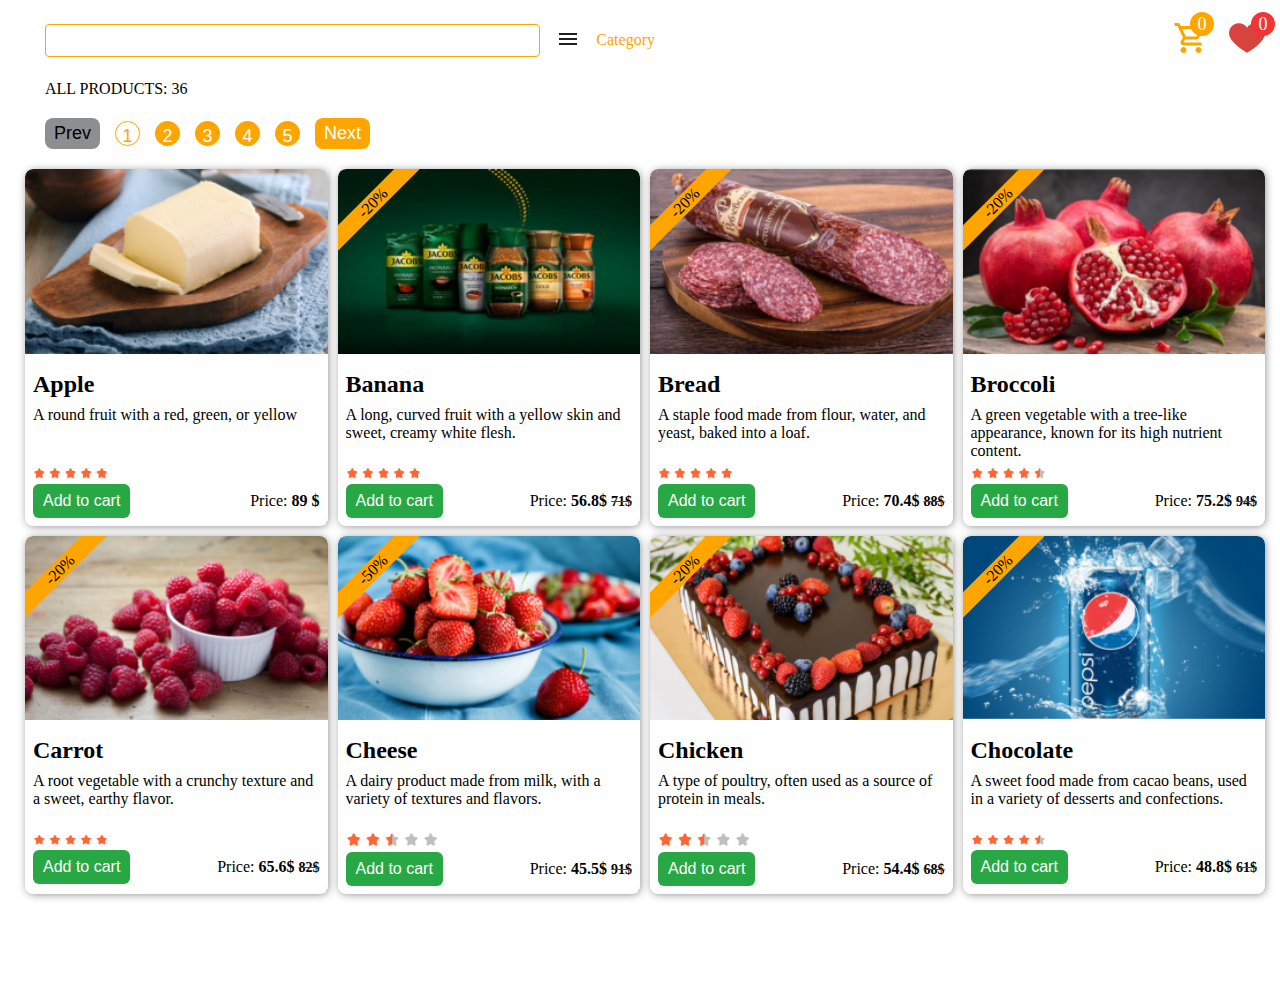
<file: index.html>
<!DOCTYPE html>
<html lang="en">
  <head>
    <meta charset="UTF-8" />
    <meta name="viewport" content="width=device-width, initial-scale=1.0" />
    <title>E-Commerce</title>
    <link rel="stylesheet" href="/css/pages/home.css" />

    <!-- JAVASCRIPT LINNKS -->
    <script defer src="/js/products-data.js"></script>
    <script defer src="/js/categories-data.js"></script>
    <script defer src="js/main.js"></script>
    <script defer src="/js/utils.js"></script>
    <script defer src="/js/home.js"></script>
  </head>
  <body>
    <header class="header">
      <div class="container">
        <nav class="nav">
          <div class="nav__search__box">
            <input
              class="search__input"
              type="text"
              name="search"
              id="search"
              autocomplete="off"
            />
            <button class="category__open">
              <img src="/assets/images/icons/menu.png" alt="hamburger menu" />
            </button>
            <a href="/pages/categories.html">Category</a>
          </div>
          <div class="nav__links">
            <a href="pages/cart.html" class="cart__products">
              <span class="cart__quantity"></span>
              <svg
                xmlns="http://www.w3.org/2000/svg"
                height="36px"
                viewBox="0 -960 960 960"
                width="36px"
                fill="#ffa500"
              >
                <path
                  d="M280-80q-33 0-56.5-23.5T200-160q0-33 23.5-56.5T280-240q33 0 56.5 23.5T360-160q0 33-23.5 56.5T280-80Zm400 0q-33 0-56.5-23.5T600-160q0-33 23.5-56.5T680-240q33 0 56.5 23.5T760-160q0 33-23.5 56.5T680-80ZM246-720l96 200h280l110-200H246Zm-38-80h590q23 0 35 20.5t1 41.5L692-482q-11 20-29.5 31T622-440H324l-44 80h480v80H280q-45 0-68-39.5t-2-78.5l54-98-144-304H40v-80h130l38 80Zm134 280h280-280Z"
                />
              </svg>
            </a>
            <a href="pages/favorite.html" class="favorite__link">
              <span class="favorite__quantity"></span>
              <img
                src="/assets/images/icons/heart-active.png"
                alt="heart "
                width="36"
              />
            </a>
          </div>
        </nav>
        <span class="all__products"></span>
        <div class="controls__box">
          <div class="pagination"></div>
        </div>
      </div>
      <div class="nav__category-link__box">
        <div class="link-box"></div>
      </div>
    </header>
    <main>
      <div class="card__products__row container"></div>
    </main>
    <footer>
      <div class="nav__links__footer">
        <a href="pages/cart.html" class="cart__products">
          <span class="cart__quantity"></span>
          <svg
            xmlns="http://www.w3.org/2000/svg"
            height="36px"
            viewBox="0 -960 960 960"
            width="36px"
            fill="#ffa500"
          >
            <path
              d="M280-80q-33 0-56.5-23.5T200-160q0-33 23.5-56.5T280-240q33 0 56.5 23.5T360-160q0 33-23.5 56.5T280-80Zm400 0q-33 0-56.5-23.5T600-160q0-33 23.5-56.5T680-240q33 0 56.5 23.5T760-160q0 33-23.5 56.5T680-80ZM246-720l96 200h280l110-200H246Zm-38-80h590q23 0 35 20.5t1 41.5L692-482q-11 20-29.5 31T622-440H324l-44 80h480v80H280q-45 0-68-39.5t-2-78.5l54-98-144-304H40v-80h130l38 80Zm134 280h280-280Z"
            />
          </svg>
        </a>
        <a href="pages/favorite.html" class="favorite__link">
          <span class="favorite__quantity"></span>
          <img
            src="/assets/images/icons/heart-active.png"
            alt="heart "
            width="36"
          />
        </a>
      </div>
    </footer>
  </body>
</html>
</file>
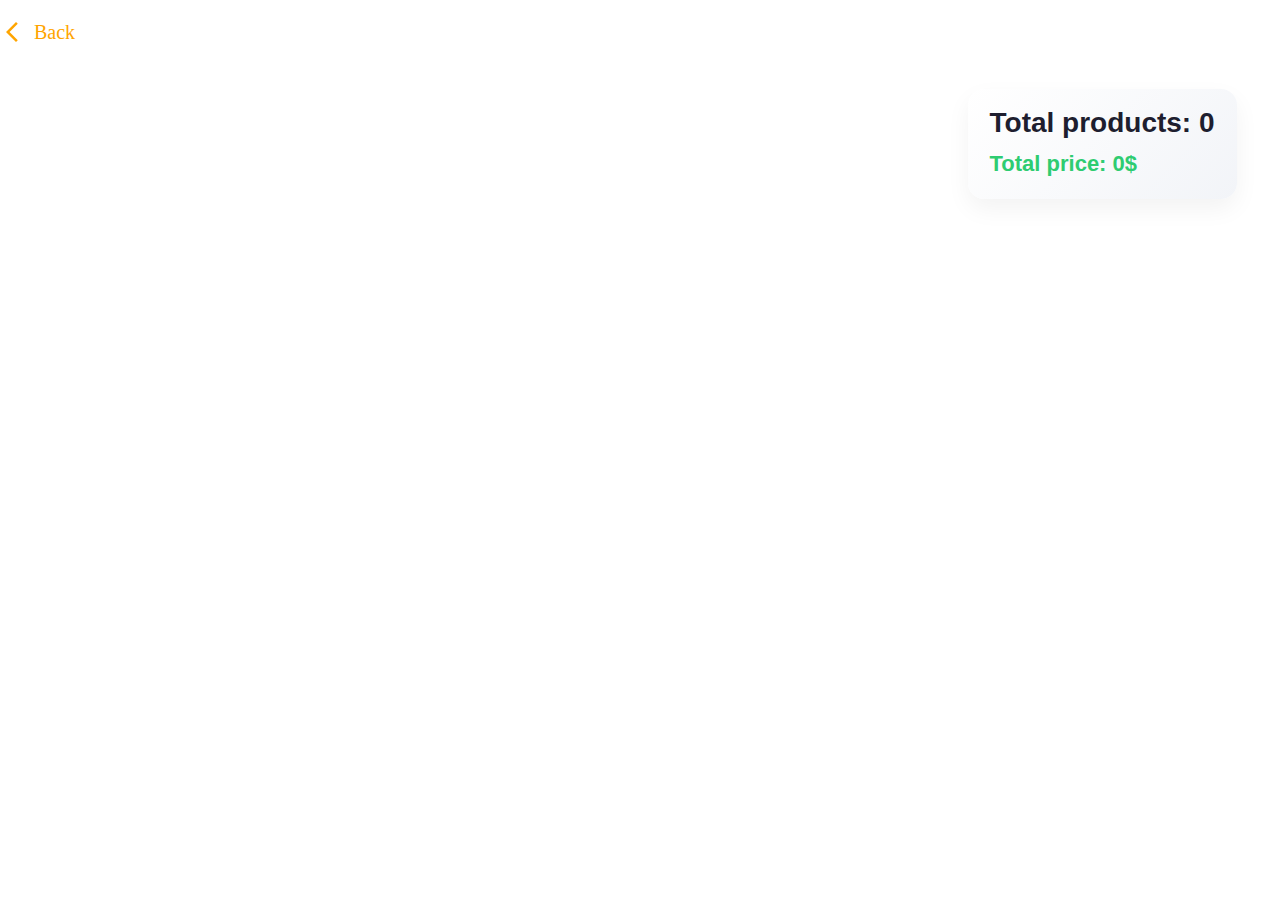
<file: pages/cart.html>
<!DOCTYPE html>
<html lang="en">
  <head>
    <meta charset="UTF-8" />
    <meta name="viewport" content="width=device-width, initial-scale=1.0" />
    <title>Cart products</title>
    <link rel="stylesheet" href="/css/pages/cart.css" />

    <!-- JS LINKS -->
    <script defer src="/js/products-data.js"></script>
    <script defer src="/js/main.js"></script>
    <script defer src="/js/utils.js"></script>
    <script defer src="/js/cart.js"></script>
  </head>
  <body>
    <header class="header container">
      <a href="/index.html" class="cart__back-link">
        <img src="/assets/images/icons/back.svg" alt="Back Home" />
        Back
      </a>
    </header>
    <main>
      <div class="cart__products__box container">
        <div class="cart__products__row"></div>
        <div class="cart__products__info">
          <h2 class="total-products"></h2>
          <h3 class="total-price">Total price:</h3>
        </div>
      </div>
    </main>
    <footer hidden></footer>
  </body>
</html>
</file>
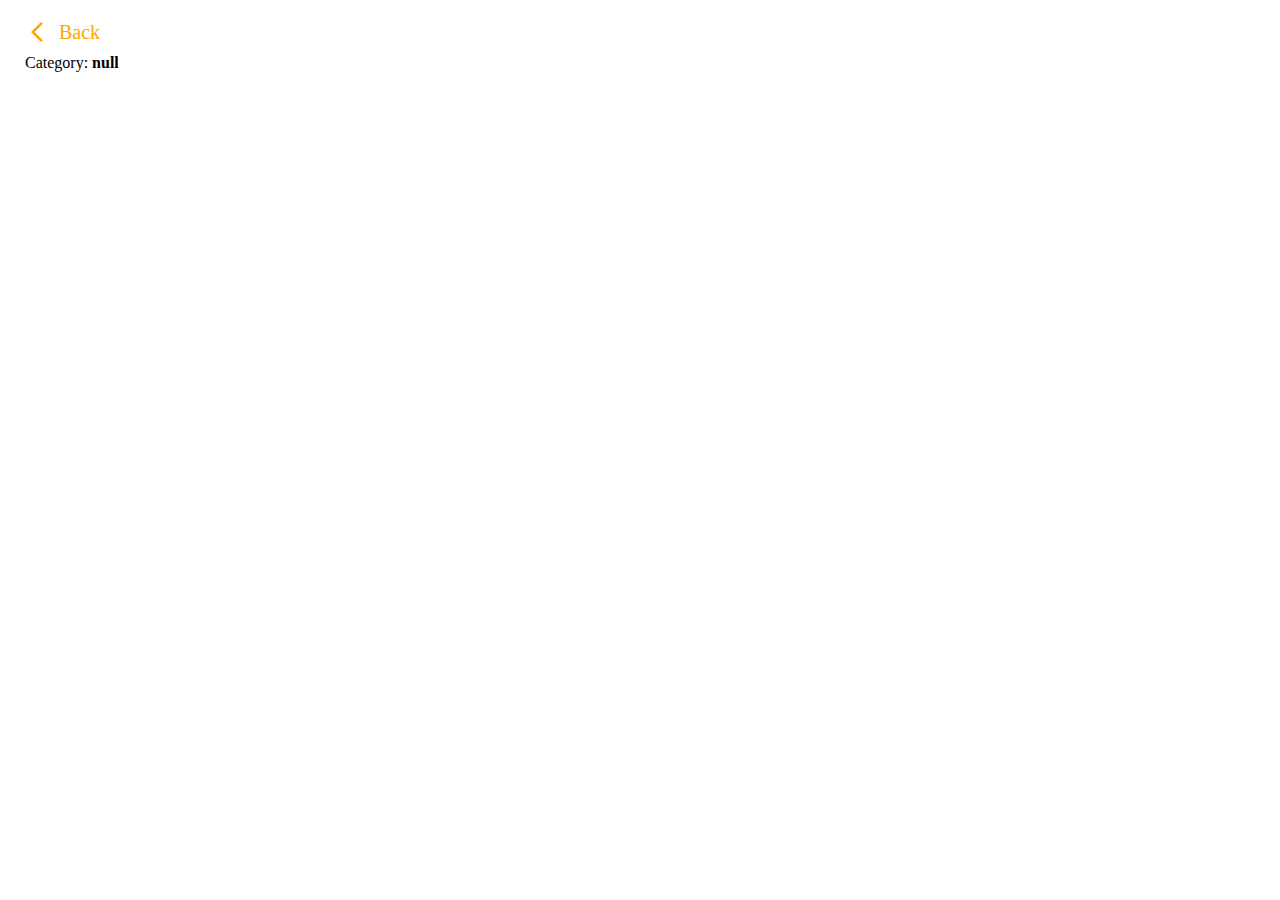
<file: pages/category.html>
<!DOCTYPE html>
<html lang="en">
<head>
    <meta charset="UTF-8">
    <meta name="viewport" content="width=device-width, initial-scale=1.0">
    <title>Category</title>
    <link rel="stylesheet" href="/css/pages/category.css">
    
    <!-- JAVASCRIPT LINKS -->
    <script defer src="/js/products-data.js"></script>
    <script defer src="/js/main.js"></script>
    <script defer src="/js/utils.js"></script>
    <script defer src="/js/category.js"></script>
</head>
<body>
    <header class="header">
        <nav class="nav container">
            <a href="/index.html" class="category__home-link">
                <img src="/assets/images/icons/back.svg" alt="back to home"> Back
            </a>
            <p class="category__name"></p>
        </nav>
    </header>
    <main>
        <div class="category__row container"> 
        </div>
    </main>
</body>
</html>
</file>
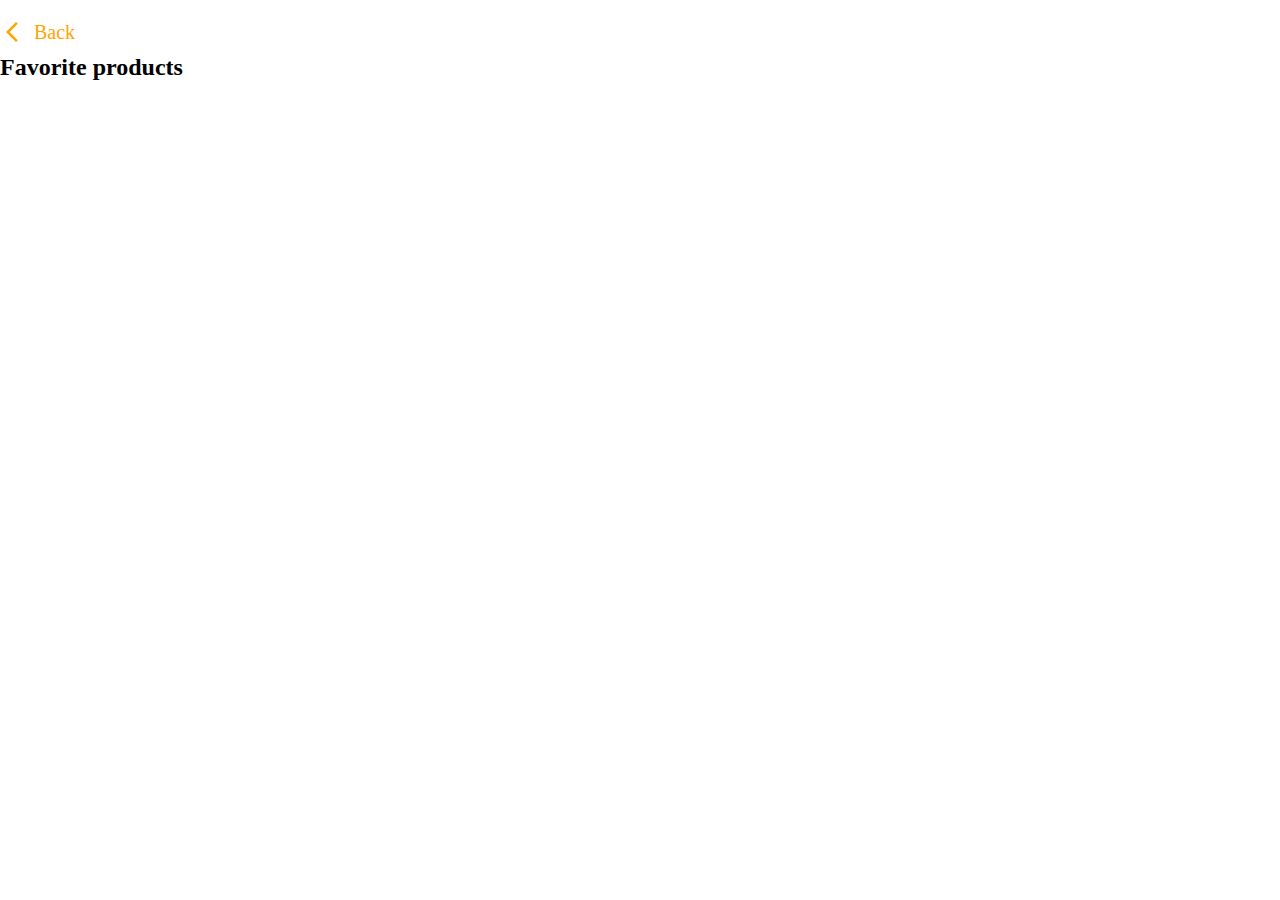
<file: pages/favorite.html>
<!DOCTYPE html>
<html lang="en">
  <head>
    <meta charset="UTF-8" />
    <meta name="viewport" content="width=device-width, initial-scale=1.0" />
    <title>Favorite Products</title>
    <link rel="stylesheet" href="/css/pages/favorite.css" />

    <!-- JAVASCRIPT LINKS -->
    <script defer src="/js/products-data.js"></script>
    <script defer src="/js/main.js"></script>
    <script defer src="/js/utils.js"></script>
    <script defer src="/js/favorite.js"></script>
  </head>
  <body>
    <header class="header container">
      <a href="/index.html" class="favorite__home-link">
        <img src="/assets/images/icons/back.svg" alt="back to home" /> Back
      </a>
      <h2>Favorite products</h2>
    </header>
    <main>
      <div class="favorite-products__row container"></div>
    </main>
    <footer hidden class="footer container">
      <h1>footer</h1>
    </footer>
  </body>
</html>
</file>
<file: css/pages/home.css>
@import "../base/global.css";
html {
  overflow-y: scroll;
}
main {
  margin-right: 40px;
  margin-bottom: 90px;
}

.header {
  padding: 20px;
  position: relative;
  padding-right: 40px;
  background-color: white;
}

.all__products {
  padding: 20px 0;
  display: inline-block;
}

.nav {
  display: flex;
  align-items: center;
  justify-content: space-between;
  background-color: white;
}

.nav__links {
  display: flex;
  align-items: center;
  gap: 20px;
}
.nav__links__footer {
  display: none;
  position: fixed;
  z-index: 100;
  bottom: -1%;
  width: 100%;
  align-items: center;
  justify-content: center;
  gap: 10px;
  padding-top: 20px;
  padding-bottom: 20px;
  padding-right: 40px;
  background-color: white;
}

.favorite__link {
  position: relative;
  display: inline-block;
}

.favorite__quantity {
  position: absolute;
  width: 20px;
  height: 20px;
  border: 2px solid #f13535;
  background-color: #f13535;
  border-radius: 50%;
  display: inline-block;
  right: -10px;
  top: -8px;
  text-align: center;
  font-size: 18px;
  color: white;
}

.cart__products {
  display: inline-block;
  position: relative;
}

.cart__quantity {
  position: absolute;
  width: 20px;
  height: 20px;
  border: 2px solid #ffa500;
  background-color: #ffa500;
  border-radius: 50%;
  display: inline-block;
  right: -5px;
  top: -8px;
  text-align: center;
  font-size: 18px;
  color: white;
}

.nav__search__box {
  display: flex;
  align-items: center;
  gap: 15px;
  width: 50%;
}
.nav__search__box a {
  color: #ffa500;
}

.search__input {
  width: 100%;
  outline: none;
  padding: 8px;
  border: 1px solid orange;
  border-radius: 4px;
}
@media (max-width: 648px) {
  .search__input {
    width: 200px;
  }
}
@media (max-width: 524px) {
  .nav__links {
    display: none;
  }
  .search__input {
    width: 100%;
  }
  .nav__search__box {
    width: 100%;
  }
  .nav__links__footer {
    display: flex;
  }
}

.search__input:focus {
  box-shadow: 0px 2px 3px rgba(253, 240, 100, 0.6);
}

.nav__category-link__box {
  width: 100%;
  position: absolute;
  z-index: -1;
  top: -1%;
  padding: 35px 0;
  display: flex;
  align-items: center;
  justify-content: center;
  gap: 50px;
  background-color: white;
  opacity: 0;
  transition: 0.5s;
  text-align: center;
}

.link-box{
  display: flex;
  gap: 50px;
  flex-wrap: wrap;
}

.categoty-link__active {
  top: 40%;
  z-index: 10;
  transition: 0.5s;
  opacity: 1;
}

.categories__link {
  color: black;
}

.card__products__row {
  display: grid;
  grid-template-columns: repeat(4, 1fr);
  gap: 10px;
}

@media (max-width: 1101px) {
  .card__products__row {
    grid-template-columns: repeat(3, 1fr);
  }
}
@media (max-width: 720px) {
  .card__products__row {
    grid-template-columns: repeat(2, 1fr);
  }
}
@media (max-width: 500px) {
  .card__products__row {
    grid-template-columns: 1fr;
  }
}

.pagination {
  display: flex;
  gap: 15px;
  align-items: center;
}

.disabled {
  background-color: rgb(140, 143, 146) !important;
  color: black !important;
  border: 1px solid transparent !important;
  cursor: not-allowed;
}

.active {
  background-color: transparent !important;
  color: orange !important;
  border: 1px solid orange;
}

.pagination button {
  background-color: orange;
  color: white;
  font-size: 18px;
  transition: 0.2s;
}

.pagination button:hover {
  background-color: transparent;
  border: 1px solid orange;
  color: orange;
}

.prev__btn,
.next__btn {
  padding: 4px 8px;
  border-radius: 8px;
}
.page__btn {
  padding: 4px;
  border-radius: 50%;
  width: 25px;
  height: 25px;
}

.controls__box {
  display: flex;
  gap: 20px;
  align-items: center;
}
</file>
<file: css/pages/cart.css>
@import "../base/global.css";

html {
  overflow-y: scroll;
}
main{
  margin-right: 50px;
}

.header{
  margin-top: 10px;
  padding: 10px 0;
}
.cart__back-link{
  display: flex;
  align-items: center;
  gap: 10px;
  font-size: 20px;
  color: #ffa500;
}
.cart__products__box {
  margin-top: 35px;
  display: flex;
  gap: 20px;
}

.cart__products__row {
  display: flex;
  flex-direction: column;
  gap: 20px;
  width: 75%;
  padding-bottom: -50px;
}
.product-cart {
  display: flex;
  align-items: center;
  gap: 40px;
  box-shadow: 0px 4px 8px 0px rgba(34, 60, 80, 0.2);
  padding: 10px 20px;
  border-radius: 8px;
  position: relative;
}

.product-cart__favorite {
  position: absolute;
  right: 80px;
  top: 10px;
}

.delete-cart {
  position: absolute;
  right: 40px;
  top: 10px;
}

.product-cart__controls {
  display: flex;
  justify-content: space-between;
  width: 100%;
}

.product-cart__controls div {
  background-color: orange;
  border-radius: 4px;
  padding: 8px 10px;
  color: white;
}

.product-cart__controls div > span {
  background-color: coral;
  padding: 8px;
  /* border-radius: 4px; */
}

.product-cart__controls button {
  font-size: 14px;
  padding: 0 4px;
  color: white;
}

.product-cart__desc {
  max-width: 250px;
}

.cart_product__content__box {
  width: 100%;
  display: flex;
  flex-direction: column;
  gap: 10px;
}

.old__price {
  text-decoration: line-through;
  text-decoration-color: red;
  font-size: 14px;
  background-color: transparent;
}

.cart__products__info {
  background: linear-gradient(135deg, #ffffff, #f2f4f8);
  padding: 18px 22px;
  border-radius: 16px;
  box-shadow: 0 10px 25px rgba(0, 0, 0, 0.05);
  max-width: 480px;
  text-align: left;
  font-family: "Inter", "Segoe UI", sans-serif;
}

.cart__products__info h2 {
  font-size: 28px;
  color: #1e1e2f;
  margin-bottom: 12px;
  font-weight: 600;
}

.cart__products__info h3 {
  font-size: 22px;
  color: #2ecc71;
  font-weight: 700;
  margin-top: 0;
  margin-bottom: 4px;
}

@media (max-width: 890px) {
  .cart__products__box {
    flex-direction: column;
    align-items: center;
  }
  .cart__products__row {
    width: 100%;
  }
}

@media (max-width: 777px) {
  .product-cart {
    flex-direction: column;
    gap: 15px;
  }

  .product-cart > img {
    width: 100%;
  }
  .product-cart__favorite {
    position: absolute;
    right: 80px;
    top: 20px;
  }

  .delete-cart {
    position: absolute;
    right: 40px;
    top: 20px;
  }
}
</file>
<file: css/pages/category.css>
@import "../base/global.css";

main {
  margin-right: 40px;
}

.category__home-link {
  display: flex;
  align-items: center;
  gap: 10px;
  font-size: 20px;
  color: #ffa500;
  margin-bottom: 10px;
} 

.header {
  padding: 20px 0;
}

.category__row {
  display: grid;
  grid-template-columns: repeat(4, 1fr);
  gap: 10px;
  justify-content: space-between;
}

@media (max-width: 1000px) {
  .category__row {
    grid-template-columns: repeat(3, 1fr);
  }
}
@media (max-width: 760px) {
  .category__row {
    grid-template-columns: repeat(2, 1fr);
  }
}
@media (max-width: 560px) {
  .category__row {
    grid-template-columns: 1fr;
  }
}
</file>
<file: css/pages/favorite.css>
@import "../base/global.css";

html {
  overflow-y: scroll;
}

main {
  margin-right: 50px;
}

.header {
  padding: 20px 0;
}

.favorite-products__row {
  display: grid;
  grid-template-columns: repeat(4, 1fr);
  gap: 10px;
}

@media (max-width: 1080px) {
  .favorite-products__row {
    grid-template-columns: repeat(3, 1fr);
  }
}
@media (max-width: 786px) {
  .favorite-products__row {
    grid-template-columns: repeat(2, 1fr);
  }
}
@media (max-width: 540px) {
  .favorite-products__row {
    grid-template-columns: 1fr;
  }
}

.favorite__home-link {
  display: flex;
  align-items: center;
  gap: 10px;
  font-size: 20px;
  color: #ffa500;
  margin-bottom: 10px;
}
</file>
